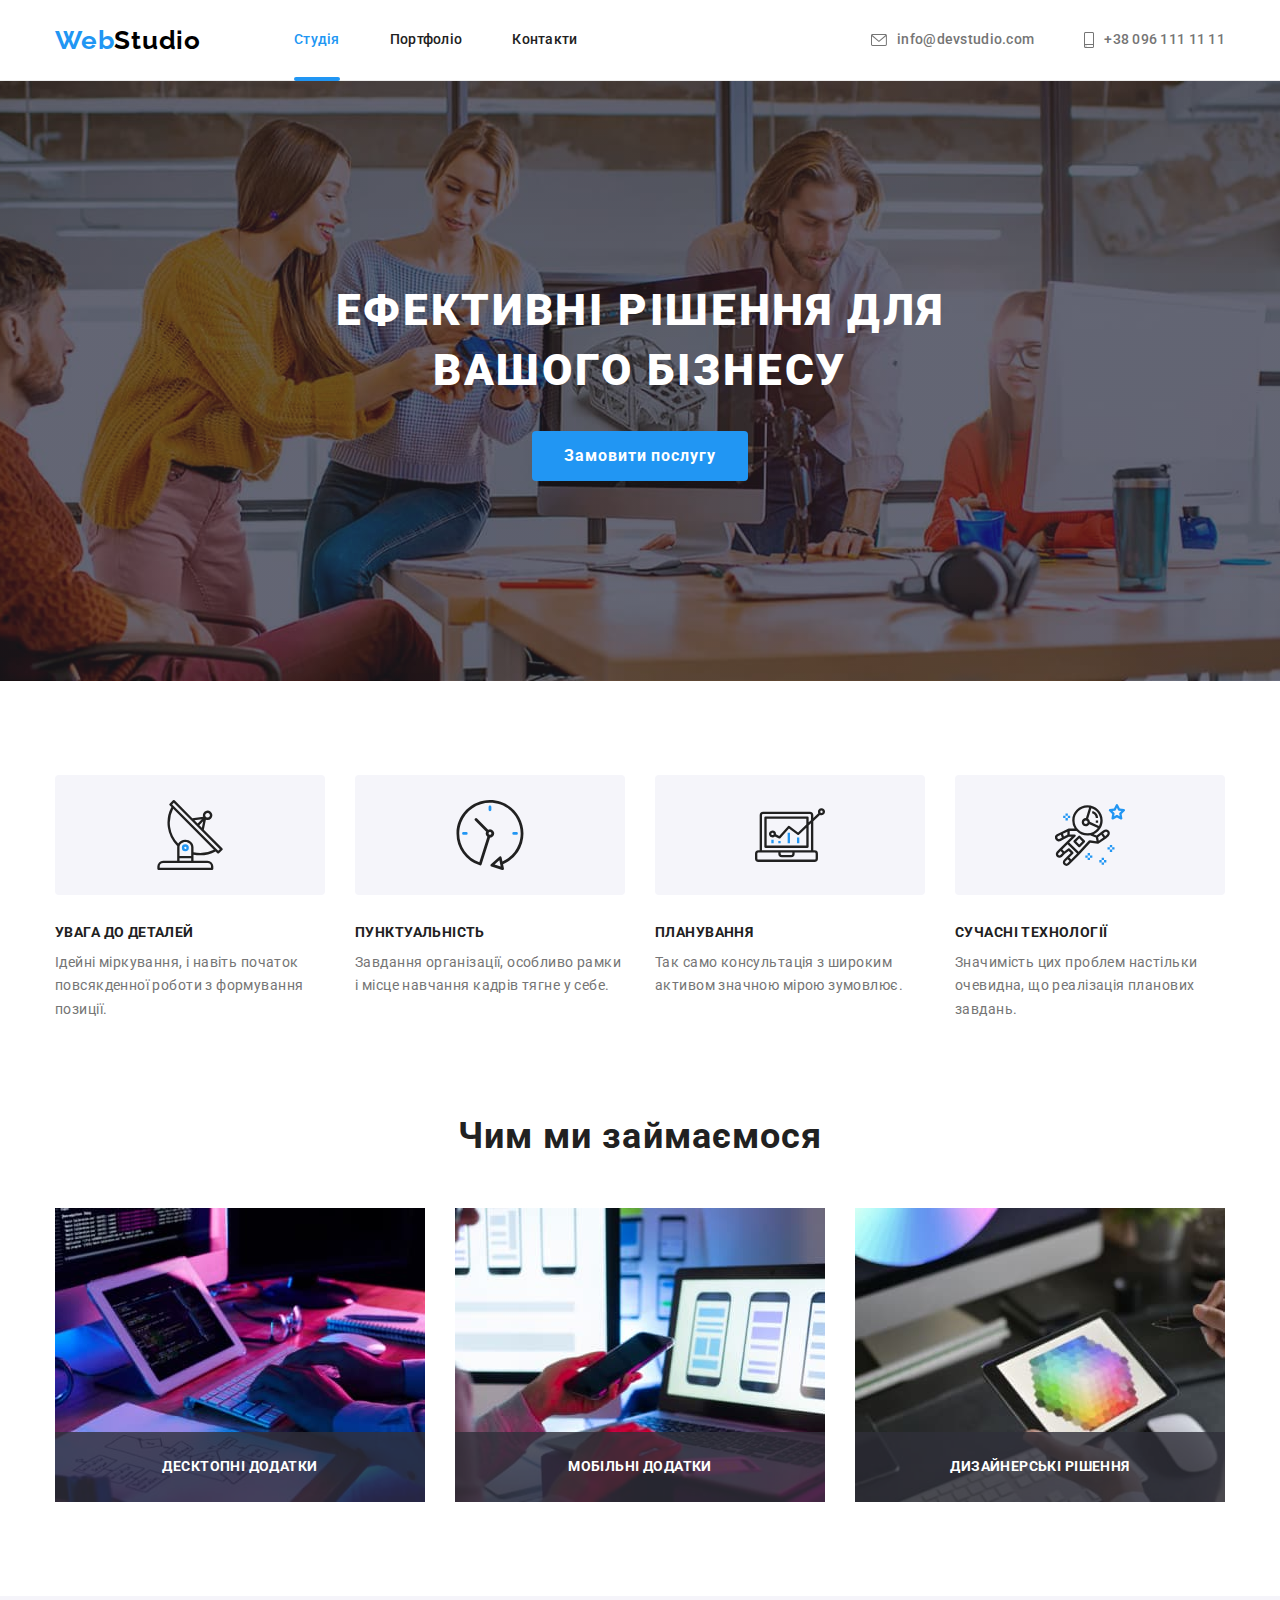
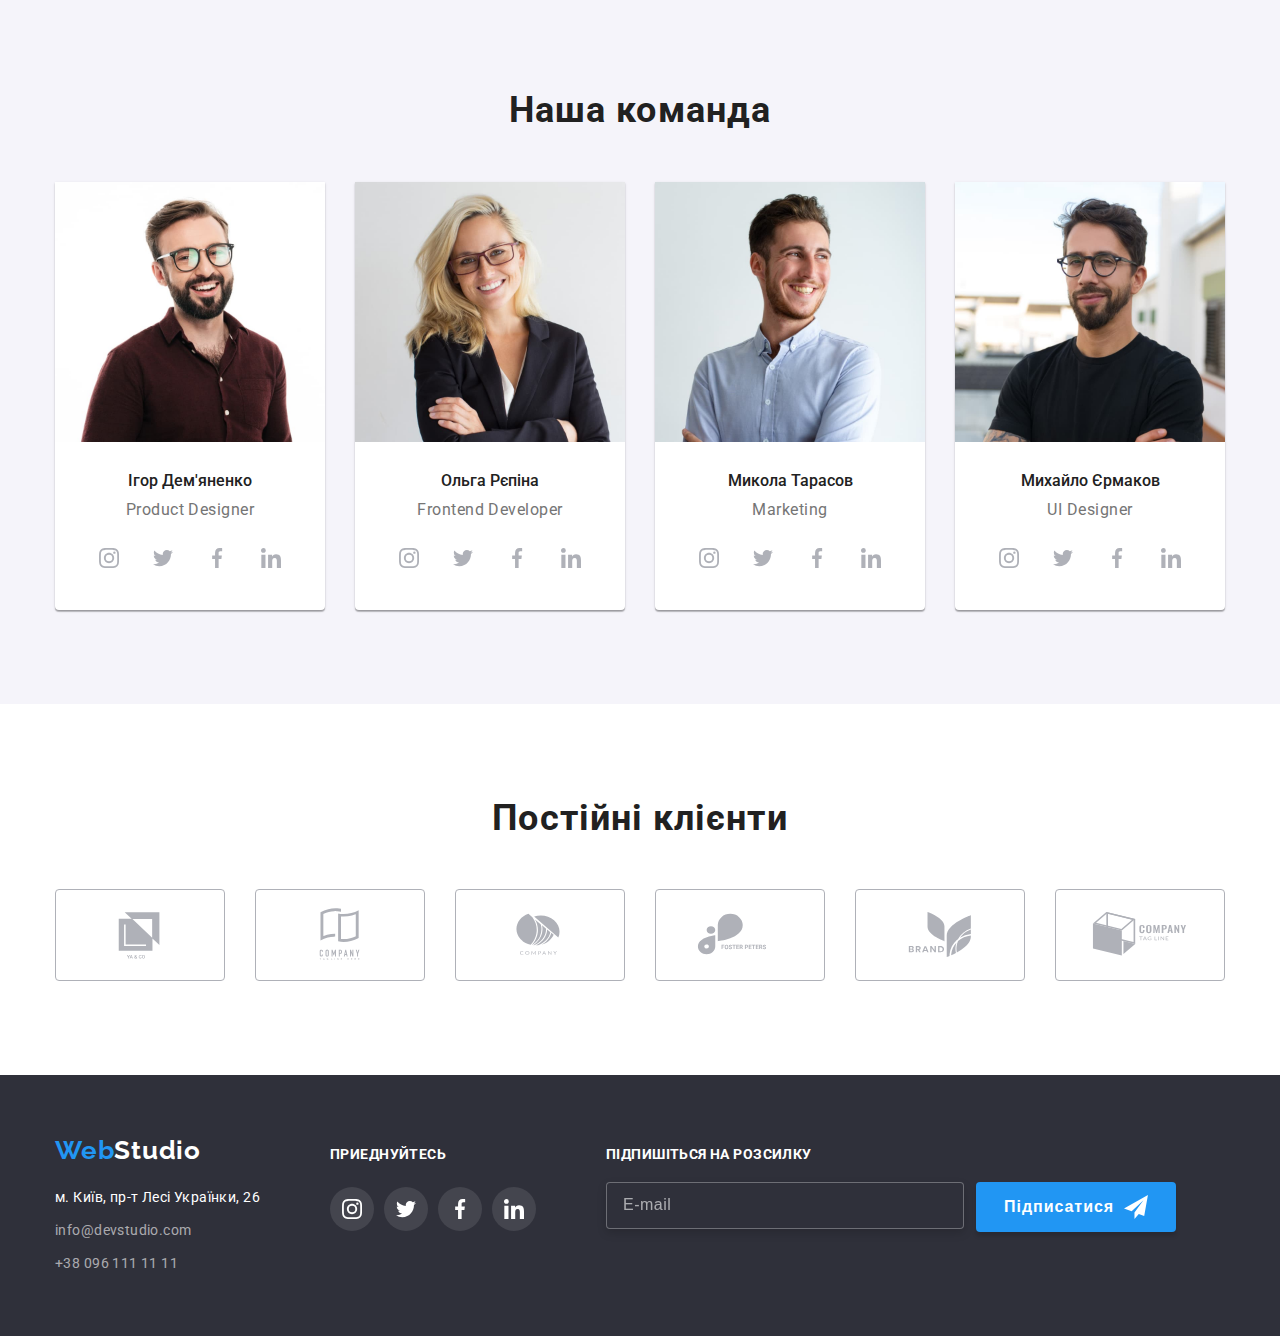
<file: index.html>
<!DOCTYPE html>
<html lang="uk">
  <head>
    <meta charset="UTF-8" />
    <meta http-equiv="X-UA-Compatible" content="IE=edge" />
    <meta name="viewport" content="width=device-width, initial-scale=1.0" />
    <title>WebStudio</title>
    <link rel="preconnect" href="https://fonts.googleapis.com" />
    <link rel="preconnect" href="https://fonts.gstatic.com" crossorigin />
    <link
      href="https://fonts.googleapis.com/css2?family=Montserrat:wght@400;700&family=Raleway:wght@700&family=Roboto:wght@400;500;700;900&display=swap"
      rel="stylesheet"
    />
    <link
      rel="stylesheet"
      href="https://cdnjs.cloudflare.com/ajax/libs/modern-normalize/1.1.0/modern-normalize.min.css"
      integrity="sha512-wpPYUAdjBVSE4KJnH1VR1HeZfpl1ub8YT/NKx4PuQ5NmX2tKuGu6U/JRp5y+Y8XG2tV+wKQpNHVUX03MfMFn9Q=="
      crossorigin="anonymous"
      referrerpolicy="no-referrer"
    />

    <link rel="stylesheet" href="./css/main.min.css" />
  </head>
  <body>
    <header class="header">
      <div class="container header__page">
        <a href="#" class="header__logo link">
          <span class="header__logo__color link">Web</span>Studio</a
        >

        <nav class="header__navigation">
          <ul class="header__navigation__list list">
            <li>
              <a class="header__navigation__site link current underline" href="#">Студія</a>
            </li>
            <li>
              <a class="header__navigation__site link" href="./portfolio.html">Портфоліо</a>
            </li>
            <li>
              <a class="header__navigation__site link" href="#">Контакти</a>
            </li>
          </ul>
        </nav>

        <ul class="conect list">
          <li>
            <a class="conect__cont link" href="mailto:info@devstudio.com"
              ><svg class="conect__icon" width="16" height="12">
                <use href="./images/icons.svg#icon-envelope"></use>
              </svg>
              info@devstudio.com</a
            >
          </li>

          <li>
            <a class="conect__cont link" href="tel:+380961111111">
              <svg class="conect__icon" width="10" height="16">
                <use href="./images/icons.svg#icon-smartphone"></use>
              </svg>
              +38 096 111 11 11</a
            >
          </li>
        </ul>
      </div>
    </header>
    <main>
      <!-- hero -->
      <section class="hero section">
        <div class="container">
          <h1 class="hero__title">Ефективні рішення для вашого бізнесу</h1>
          <button type="button" class="hero__btn" data-modal-open>Замовити послугу</button>
        </div>
      </section>

      <section class="feature">
        <div class="container">
          <h2 class="visually-hidden">Особливості нашої веб Студії</h2>
          <ul class="feature__list list">
            <li>
              <div class="feature__content">
                <svg width="70" height="70">
                  <use href="./images/icons.svg#icon-antenna"></use>
                </svg>
              </div>
              <h3 class="feature__title">УВАГА ДО ДЕТАЛЕЙ</h3>
              <p class="feature__text">
                Ідейні міркування, і навіть початок повсякденної роботи з формування позиції.
              </p>
            </li>
            <li>
              <div class="feature__content">
                <svg width="70" height="70">
                  <use href="./images/icons.svg#icon-clock"></use>
                </svg>
              </div>
              <h3 class="feature__title">ПУНКТУАЛЬНІСТЬ</h3>
              <p class="feature__text">
                Завдання організації, особливо рамки і місце навчання кадрів тягне у себе.
              </p>
            </li>
            <li>
              <div class="feature__content">
                <svg width="70" height="70">
                  <use href="./images/icons.svg#icon-diagram"></use>
                </svg>
              </div>
              <h3 class="feature__title">ПЛАНУВАННЯ</h3>
              <p class="feature__text">
                Так само консультація з широким активом значною мірою зумовлює.
              </p>
            </li>
            <li>
              <div class="feature__content">
                <svg width="70" height="70">
                  <use href="./images/icons.svg#icon-astronaut"></use>
                </svg>
              </div>
              <h3 class="feature__title">СУЧАСНІ ТЕХНОЛОГІЇ</h3>
              <p class="feature__text">
                Значимість цих проблем настільки очевидна, що реалізація планових завдань.
              </p>
            </li>
          </ul>
        </div>
      </section>
      <section class="work">
        <div class="container">
          <h2 class="work__title">Чим ми займаємося</h2>
          <ul class="work__list list">
            <li>
              <div class="work__box">
                <img src="./images/works.jpg" alt="макет сайту" width="370" />
                <p class="work__text">Десктопні додатки</p>
              </div>
            </li>
            <li>
              <div class="work__box">
                <img src="./images/notbook.jpg" alt="розробка сайту" width="370" />
                <p class="work__text">Мобільні додатки</p>
              </div>
            </li>
            <li>
              <div class="work__box">
                <img src="./images/tablets.jpg" alt="колорістіка" width="370" />
                <p class="work__text">Дизайнерські рішення</p>
              </div>
            </li>
          </ul>
        </div>
      </section>
      <section class="section-team section">
        <div class="container">
          <h2 class="team-title">Наша команда</h2>
          <ul class="team-list list">
            <li class="team-card">
              <img class="img-team" src="./images/card1.jpg" alt="Дизайнер продукту" width="270" />
              <div class="text">
                <h3 class="team-name">Ігор Дем'яненко</h3>
                <p class="team-text">Product Designer</p>
                <ul class="team-soc-item">
                  <li>
                    <a
                      class="team-link link"
                      href="https://www.instagram.com/"
                      target="_blank"
                      rel="noreferrer noopener nofollow"
                    >
                      <svg class="social-networks" width="20" height="20">
                        <use href="./images/icons.svg#icon-instagram"></use></svg
                    ></a>
                  </li>
                  <li>
                    <a
                      class="team-link link"
                      href="https://twitter.com/?lang=uk"
                      target="_blank"
                      rel="noreferrer noopener nofollow"
                    >
                      <svg class="social-networks" width="20" height="20">
                        <use href="./images/icons.svg#icon-twitter"></use></svg
                    ></a>
                  </li>
                  <li>
                    <a
                      class="team-link link"
                      href="https://www.facebook.com/"
                      target="_blank"
                      rel="noreferrer noopener nofollow"
                    >
                      <svg class="social-networks" width="20" height="20">
                        <use href="./images/icons.svg#icon-facebook"></use></svg
                    ></a>
                  </li>
                  <li>
                    <a
                      class="team-link link"
                      href="https://ua.linkedin.com/"
                      target="_blank"
                      rel="noreferrer noopener nofollow"
                    >
                      <svg class="social-networks" width="20" height="20">
                        <use href="./images/icons.svg#icon-linkedin"></use></svg
                    ></a>
                  </li>
                </ul>
              </div>
            </li>
            <li class="team-card">
              <img
                class="img-team"
                src="./images/card2.jpg"
                alt="Розробка інтерфейсу"
                width="270"
              />
              <div class="text">
                <h3 class="team-name">Ольга Рєпіна</h3>
                <p class="team-text">Frontend Developer</p>
                <ul class="team-soc-item">
                  <li>
                    <a
                      class="team-link link"
                      href="https://www.instagram.com/"
                      target="_blank"
                      rel="noreferrer noopener nofollow"
                    >
                      <svg class="social-networks" width="20" height="20">
                        <use href="./images/icons.svg#icon-instagram"></use></svg
                    ></a>
                  </li>
                  <li>
                    <a
                      class="team-link link"
                      href="https://twitter.com/?lang=uk"
                      target="_blank"
                      rel="noreferrer noopener nofollow"
                    >
                      <svg class="social-networks" width="20" height="20">
                        <use href="./images/icons.svg#icon-twitter"></use></svg
                    ></a>
                  </li>
                  <li>
                    <a
                      class="team-link link"
                      href="https://www.facebook.com/"
                      target="_blank"
                      rel="noreferrer noopener nofollow"
                    >
                      <svg class="social-networks" width="20" height="20">
                        <use href="./images/icons.svg#icon-facebook"></use></svg
                    ></a>
                  </li>
                  <li>
                    <a
                      class="team-link link"
                      href="https://ua.linkedin.com/"
                      target="_blank"
                      rel="noreferrer noopener nofollow"
                    >
                      <svg class="social-networks" width="20" height="20">
                        <use href="./images/icons.svg#icon-linkedin"></use></svg
                    ></a>
                  </li>
                </ul>
              </div>
            </li>
            <li class="team-card">
              <img class="img-team" src="./images/card3.jpg" alt="Маркетинг" width="270" />
              <div class="text">
                <h3 class="team-name">Микола Тарасов</h3>
                <p class="team-text">Marketing</p>
                <ul class="team-soc-item">
                  <li>
                    <a
                      class="team-link link"
                      href="https://www.instagram.com/"
                      target="_blank"
                      rel="noreferrer noopener nofollow"
                    >
                      <svg class="social-networks" width="20" height="20">
                        <use href="./images/icons.svg#icon-instagram"></use></svg
                    ></a>
                  </li>
                  <li>
                    <a
                      class="team-link link"
                      href="https://twitter.com/?lang=uk"
                      target="_blank"
                      rel="noreferrer noopener nofollow"
                    >
                      <svg class="social-networks" width="20" height="20">
                        <use href="./images/icons.svg#icon-twitter"></use></svg
                    ></a>
                  </li>

                  <li>
                    <a
                      class="team-link link"
                      href="https://www.facebook.com/"
                      target="_blank"
                      rel="noreferrer noopener nofollow"
                    >
                      <svg class="social-networks" width="20" height="20">
                        <use href="./images/icons.svg#icon-facebook"></use></svg
                    ></a>
                  </li>
                  <li>
                    <a
                      class="team-link link"
                      href="https://ua.linkedin.com/"
                      target="_blank"
                      rel="noreferrer noopener nofollow"
                    >
                      <svg class="social-networks" width="20" height="20">
                        <use href="./images/icons.svg#icon-linkedin"></use></svg
                    ></a>
                  </li>
                </ul>
              </div>
            </li>
            <li class="team-card">
              <img
                class="img-team"
                src="./images/card4.jpg"
                alt="Дизайнер інтерфейсу"
                width="270"
              />
              <div class="text">
                <h3 class="team-name">Михайло Єрмаков</h3>
                <p class="team-text">UI Designer</p>
                <ul class="team-soc-item">
                  <li>
                    <a
                      class="team-link link"
                      href="https://www.instagram.com/"
                      target="_blank"
                      rel="noreferrer noopener nofollow"
                    >
                      <svg class="social-networks" width="20" height="20">
                        <use href="./images/icons.svg#icon-instagram"></use></svg
                    ></a>
                  </li>
                  <li>
                    <a
                      class="team-link link"
                      href="https://twitter.com/?lang=uk"
                      target="_blank"
                      rel="noreferrer noopener nofollow"
                    >
                      <svg class="social-networks" width="20" height="20">
                        <use href="./images/icons.svg#icon-twitter"></use></svg
                    ></a>
                  </li>
                  <li>
                    <a
                      class="team-link link"
                      href="https://www.facebook.com/"
                      target="_blank"
                      rel="noreferrer noopener nofollow"
                    >
                      <svg class="social-networks" width="20" height="20">
                        <use href="./images/icons.svg#icon-facebook"></use></svg
                    ></a>
                  </li>
                  <li>
                    <a
                      class="team-link link"
                      href="https://ua.linkedin.com/"
                      target="_blank"
                      rel="noreferrer noopener nofollow"
                    >
                      <svg class="social-networks" width="20" height="20">
                        <use href="./images/icons.svg#icon-linkedin"></use></svg
                    ></a>
                  </li>
                </ul>
              </div>
            </li>
          </ul>
        </div>
      </section>
      <section class="clients section">
        <div class="container">
          <h2 class="clients-title">Постійні клієнти</h2>
          <ul class="clients-list list">
            <li>
              <a class="clients-link link" href="">
                <svg class="social-clients" width="106" height="60">
                  <use href="./images/icons.svg#icon-Logo-1"></use>
                </svg>
              </a>
            </li>
            <li>
              <a class="clients-link link" href="">
                <svg class="social-clients" width="106" height="60">
                  <use href="./images/icons.svg#icon-Logo-2"></use>
                </svg>
              </a>
            </li>
            <li>
              <a class="clients-link link" href="">
                <svg class="social-clients" width="106" height="60">
                  <use href="./images/icons.svg#icon-Logo-3"></use>
                </svg>
              </a>
            </li>
            <li>
              <a class="clients-link link" href="">
                <svg class="social-clients" width="106" height="60">
                  <use href="./images/icons.svg#icon-Logo-4"></use>
                </svg>
              </a>
            </li>
            <li>
              <a class="clients-link link" href="">
                <svg class="social-clients" width="106" height="60">
                  <use href="./images/icons.svg#icon-Logo-5"></use>
                </svg>
              </a>
            </li>
            <li>
              <a class="clients-link link" href="">
                <svg class="social-clients" width="106" height="">
                  <use href="./images/icons.svg#icon-Logo-6"></use>
                </svg>
              </a>
            </li>
          </ul>
        </div>
      </section>
    </main>

    <footer class="footer">
      <div class="container footer-content">
        <div class="footer-info">
          <a href="#" class="footer__logo link">
            <span class="header__logo__color link">Web</span>Studio</a
          >
          <address>
            <ul class="list">
              <li class="footer__contact">
                <a
                  class="footer__address link"
                  href="https://goo.gl/maps/ySp4Y71NyuGyJNaQ7"
                  target="_blank"
                  rel="noreferrer noopener nofollow"
                  >м. Київ, пр-т Лесі Українки, 26</a
                >
              </li>
              <li class="footer__contact">
                <a class="footer__link link" href="mailto:info@devstudio.com">info@devstudio.com</a>
              </li>
              <li>
                <a class="footer__link link" href="tel:+380961111111">+38 096 111 11 11</a>
              </li>
            </ul>
          </address>
        </div>

        <div class="networks">
          <p class="networks__title">ПРИЕДНУЙТЕСЬ</p>
          <ul class="networks__list list">
            <li>
              <a
                class="networks__logo link"
                href="https://www.instagram.com/"
                target="_blank"
                rel="noreferrer noopener nofollow"
              >
                <svg class="networks__ikon" width="20" height="20">
                  <use href="./images/icons.svg#icon-instagram"></use></svg
              ></a>
            </li>
            <li>
              <a
                class="networks__logo link"
                href="https://twitter.com/?lang=uk"
                target="_blank"
                rel="noreferrer noopener nofollow"
              >
                <svg class="networks__ikon" width="20" height="20">
                  <use href="./images/icons.svg#icon-twitter"></use></svg
              ></a>
            </li>
            <li>
              <a
                class="networks__logo link"
                href="https://www.facebook.com/"
                target="_blank"
                rel="noreferrer noopener nofollow"
              >
                <svg class="networks__ikon" width="20" height="20">
                  <use href="./images/icons.svg#icon-facebook"></use></svg
              ></a>
            </li>
            <li>
              <a
                class="networks__logo link"
                href="https://ua.linkedin.com/"
                target="_blank"
                rel="noreferrer noopener nofollow"
              >
                <svg class="networks__ikon" width="20" height="20">
                  <use href="./images/icons.svg#icon-linkedin"></use></svg
              ></a>
            </li>
          </ul>
        </div>

        <div>
          <p class="footer-text-form">Підпишіться на розсилку</p>
          <form class="footer-form">
            <label>
              <input class="footer-input" type="email" name="email" placeholder="E-mail" />
            </label>

            <button class="footer-btn-form" type="submit">
              Підписатися
              <svg width="24" height="24">
                <use href="./images/icons.svg#icon-icon-send"></use>
              </svg>
            </button>
          </form>
        </div>
      </div>
    </footer>
    <!--------------------------- backdrop ----------------------------------->

    <div class="backdrop is-hidden" data-modal>
      <div class="modal">
        <p class="text-form">Залиште свої дані, ми вам передзвонимо</p>
        <form class="form">
          <div class="form-grup">
            <label class="label-text" for="name">Ім'я</label>
            <input class="form-input" type="text" name="name" id="name" />
            <svg class="ikon-form-input" width="18" height="18">
              <use href="./images/icons.svg#icon-person-black"></use>
            </svg>
          </div>

          <div class="form-grup">
            <label class="label-text" for="tel">Телефон</label>
            <input class="form-input" type="tel" name="tel" id="tel" />
            <svg class="ikon-form-input" width="18" height="18">
              <use href="./images/icons.svg#icon-phone-black"></use>
            </svg>
          </div>

          <div class="form-grup">
            <label class="label-text" for="mail">Пошта</label>
            <input class="form-input" type="email" name="mail" id="mail" />
            <svg class="ikon-form-input" width="18" height="18">
              <use href="./images/icons.svg#icon-email-black"></use>
            </svg>
          </div>

          <div class="form-grup-textarea">
            <label class="label-text" for="coment">Коментар</label>
            <textarea
              class="form-textarea"
              name="coment"
              id="coment"
              rows="8"
              placeholder="Введіть текст"
            ></textarea>
          </div>

          <div class="check">
            <input class="checkbox" type="checkbox" name="privacy" value="true" id="privacy" />

            <label class="check-text" for="privacy">
              <span>
                <svg width="16" height="15">
                  <use href="./images/icons.svg#icon-check"></use></svg
              ></span>
              Погоджуюся з розсилкою та приймаю
              <a href="#" class="check-link">Умови договору</a>
            </label>
          </div>

          <button class="btn-form" type="submit">Відправити</button>
        </form>
        <button type="button" class="modal-btn" data-modal-close>
          <svg class="" width="18" height="18">
            <use href="./images/icons.svg#icon-close"></use>
          </svg>
        </button>
      </div>
    </div>
    <script src="./js/modal.js"></script>
  </body>
</html>
</file>
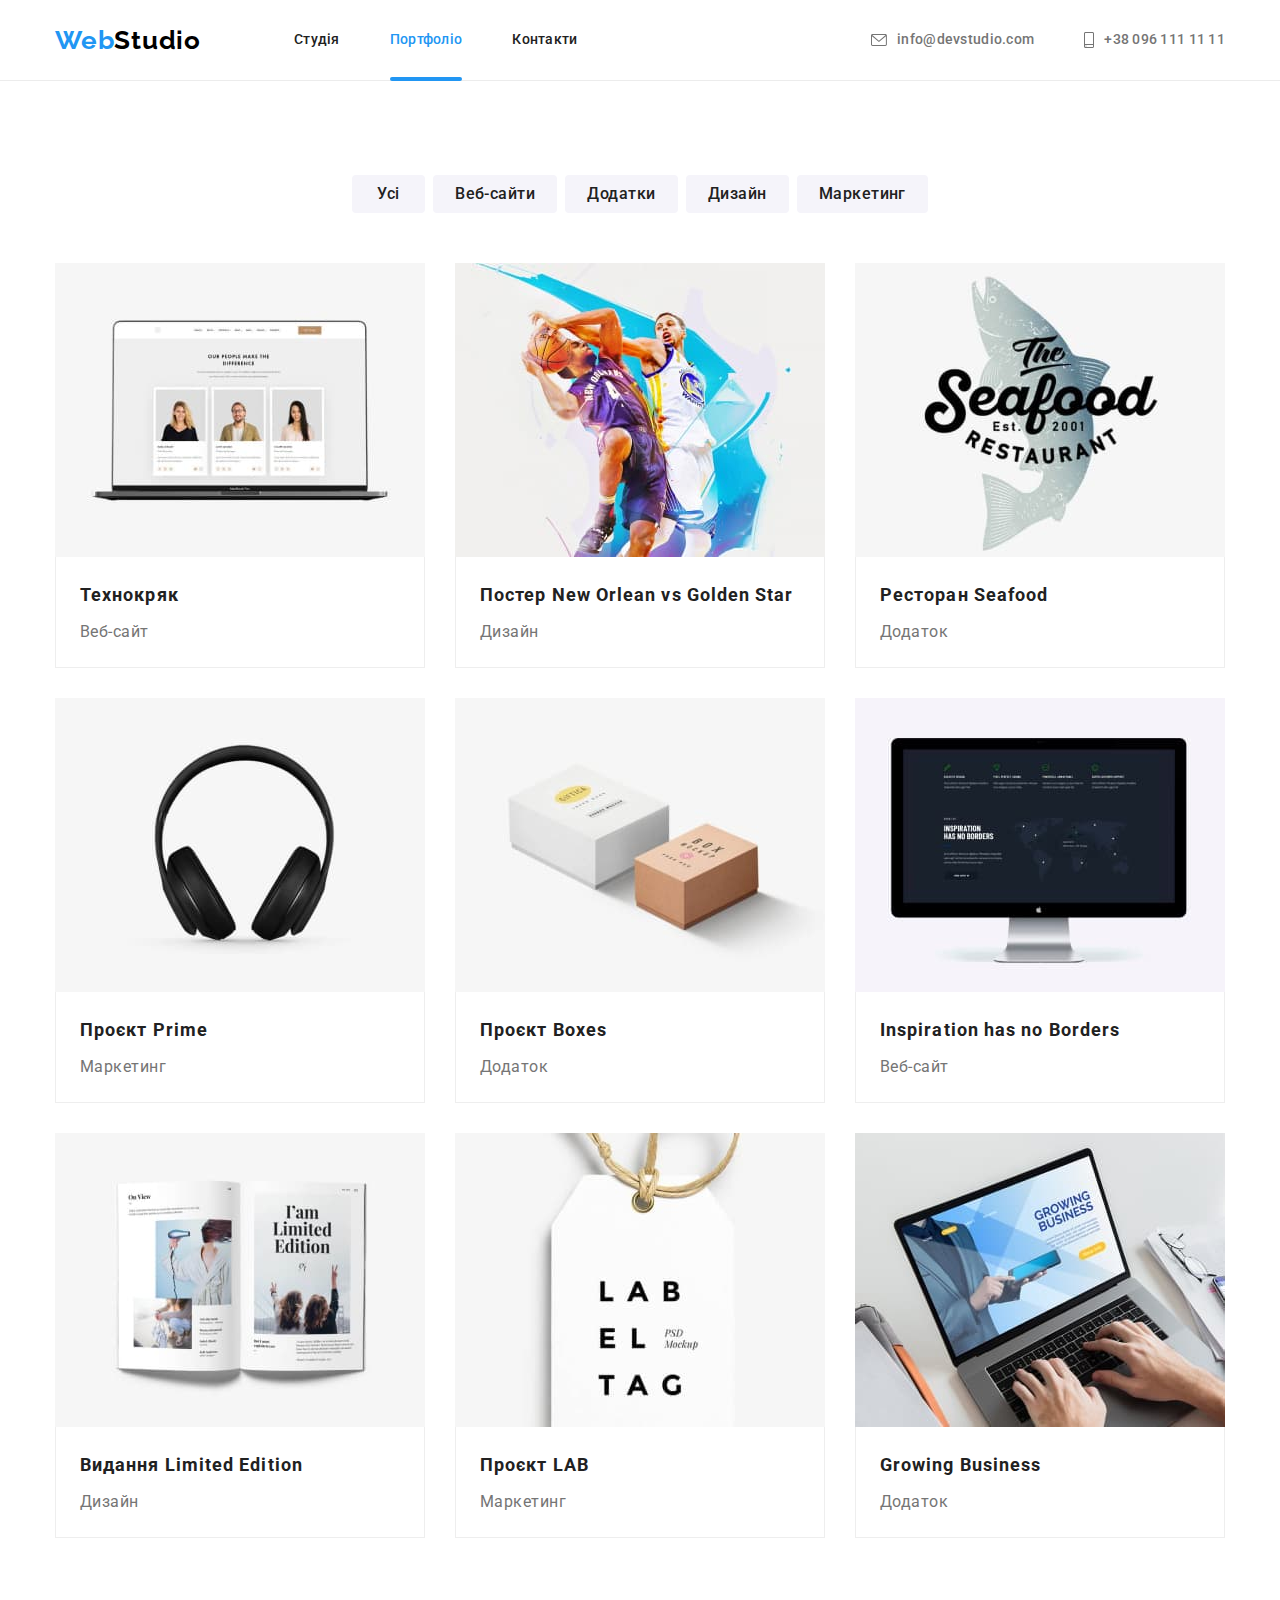
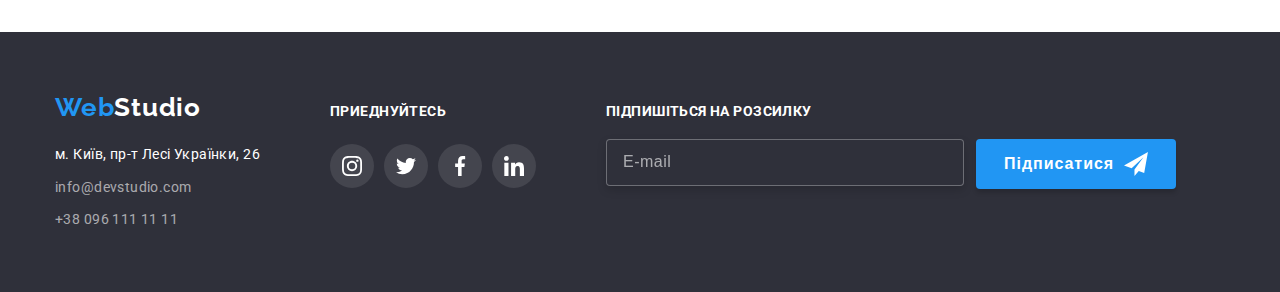
<file: portfolio.html>
<!DOCTYPE html>
<html lang="uk">
  <head>
    <meta charset="UTF-8" />
    <meta http-equiv="X-UA-Compatible" content="IE=edge" />
    <meta name="viewport" content="width=device-width, initial-scale=1.0" />
    <title>WebStudio</title>
    <link rel="preconnect" href="https://fonts.googleapis.com" />
    <link rel="preconnect" href="https://fonts.gstatic.com" crossorigin />
    <link
      href="https://fonts.googleapis.com/css2?family=Montserrat:wght@400;700&family=Raleway:wght@700&family=Roboto:wght@400;500;700;900&display=swap"
      rel="stylesheet"
    />
    <link
      rel="stylesheet"
      href="https://cdnjs.cloudflare.com/ajax/libs/modern-normalize/1.1.0/modern-normalize.min.css"
      integrity="sha512-wpPYUAdjBVSE4KJnH1VR1HeZfpl1ub8YT/NKx4PuQ5NmX2tKuGu6U/JRp5y+Y8XG2tV+wKQpNHVUX03MfMFn9Q=="
      crossorigin="anonymous"
      referrerpolicy="no-referrer"
    />

    <link rel="stylesheet" href="./css/main.min.css" />
  </head>
  <body>
    <header class="header">
      <div class="container header__page">
        <a href="#" class="header__logo link">
          <span class="header__logo__color link">Web</span>Studio</a
        >

        <nav class="header__navigation">
          <ul class="header__navigation__list list">
            <li>
              <a class="header__navigation__site link" href="./index.html">Студія</a>
            </li>
            <li>
              <a class="header__navigation__site link current underline" href="#">Портфоліо</a>
            </li>
            <li>
              <a class="header__navigation__site link" href="#">Контакти</a>
            </li>
          </ul>
        </nav>

        <ul class="conect list">
          <li>
            <a class="conect__cont link" href="mailto:info@devstudio.com"
              ><svg class="conect__icon" width="16" height="12">
                <use href="./images/icons.svg#icon-envelope"></use>
              </svg>
              info@devstudio.com</a
            >
          </li>

          <li>
            <a class="conect__cont link" href="tel:+380961111111">
              <svg class="conect__icon" width="10" height="16">
                <use href="./images/icons.svg#icon-smartphone"></use>
              </svg>
              +38 096 111 11 11</a
            >
          </li>
        </ul>
      </div>
    </header>
    <main>
      <section class="section-project section">
        <div class="container">
          <h1 class="visually-hidden">Наші Проєкти</h1>
          <ul class="filter-list list">
            <li><button type="button" class="btn-filter">Усі</button></li>
            <li><button type="button" class="btn-filter">Веб-сайти</button></li>
            <li><button type="button" class="btn-filter">Додатки</button></li>
            <li><button type="button" class="btn-filter">Дизайн</button></li>
            <li><button type="button" class="btn-filter">Маркетинг</button></li>
          </ul>

          <ul class="project-list list">
            <li class="project-item">
              <a class="project-link link" href="#">
                <div class="overlay-box">
                  <img src="./images/web.jpg" alt="Ноутбук" width="370" height="294" />
                  <p class="project-text-overlay">
                    Ресурс пропонує комплексні пропозиції з різним рівнем функціоналу та сервісів.
                    Все це дозволить відвідувачу отримати вичерпні відомості про компанію чи
                    приватну особу.
                  </p>
                </div>

                <div class="item-portfolio">
                  <h2 class="title-list">Технокряк</h2>
                  <p class="project-text">Веб-сайт</p>
                </div>
              </a>
            </li>

            <li class="project-item">
              <a class="project-link link" href="#">
                <div class="overlay-box">
                  <img src="./images/bascetbols.jpg" alt="Баскетбол" width="370" height="294" />
                  <p class="project-text-overlay">
                    Ресурс пропонує комплексні пропозиції з різним рівнем функціоналу та сервісів.
                    Все це дозволить відвідувачу отримати вичерпні відомості про компанію чи
                    приватну особу.
                  </p>
                </div>

                <div class="item-portfolio">
                  <h2 class="title-list">Постер New Orlean vs Golden Star</h2>
                  <p class="project-text">Дизайн</p>
                </div>
              </a>
            </li>

            <li class="project-item">
              <a class="project-link link" href="#">
                <div class="overlay-box">
                  <img src="./images/seafood.jpg" alt="Лого" width="370" height="294" />
                  <p class="project-text-overlay">
                    Ресурс пропонує комплексні пропозиції з різним рівнем функціоналу та сервісів.
                    Все це дозволить відвідувачу отримати вичерпні відомості про компанію чи
                    приватну особу.
                  </p>
                </div>

                <div class="item-portfolio">
                  <h2 class="title-list">Ресторан Seafood</h2>
                  <p class="project-text">Додаток</p>
                </div>
              </a>
            </li>

            <li class="project-item">
              <a class="project-link link" href="#">
                <div class="overlay-box">
                  <img src="./images/headphones.jpg" alt="Навушники" width="370" height="294" />
                  <p class="project-text-overlay">
                    Ресурс пропонує комплексні пропозиції з різним рівнем функціоналу та сервісів.
                    Все це дозволить відвідувачу отримати вичерпні відомості про компанію чи
                    приватну особу.
                  </p>
                </div>

                <div class="item-portfolio">
                  <h2 class="title-list">Проєкт Prime</h2>
                  <p class="project-text">Маркетинг</p>
                </div>
              </a>
            </li>

            <li class="project-item">
              <a class="project-link link" href="#">
                <div class="overlay-box">
                  <img src="./images/boxes.jpg" alt="Кородки" width="370" height="294" />
                  <p class="project-text-overlay">
                    Ресурс пропонує комплексні пропозиції з різним рівнем функціоналу та сервісів.
                    Все це дозволить відвідувачу отримати вичерпні відомості про компанію чи
                    приватну особу.
                  </p>
                </div>

                <div class="item-portfolio">
                  <h2 class="title-list">Проєкт Boxes</h2>
                  <p class="project-text">Додаток</p>
                </div>
              </a>
            </li>

            <li class="project-item">
              <a class="project-link link" href="#">
                <div class="overlay-box">
                  <img src="./images/inspiration.jpg" alt="Монітор" width="370" height="294" />
                  <p class="project-text-overlay">
                    Ресурс пропонує комплексні пропозиції з різним рівнем функціоналу та сервісів.
                    Все це дозволить відвідувачу отримати вичерпні відомості про компанію чи
                    приватну особу.
                  </p>
                </div>

                <div class="item-portfolio">
                  <h2 class="title-list">Inspiration has no Borders</h2>
                  <p class="project-text">Веб-сайт</p>
                </div>
              </a>
            </li>

            <li class="project-item">
              <a class="project-link link" href="#">
                <div class="overlay-box">
                  <img src="./images/design.jpg" alt="Книга" width="370" height="294" />
                  <p class="project-text-overlay">
                    Ресурс пропонує комплексні пропозиції з різним рівнем функціоналу та сервісів.
                    Все це дозволить відвідувачу отримати вичерпні відомості про компанію чи
                    приватну особу.
                  </p>
                </div>

                <div class="item-portfolio">
                  <h2 class="title-list">Видання Limited Edition</h2>
                  <p class="project-text">Дизайн</p>
                </div>
              </a>
            </li>

            <li class="project-item">
              <a class="project-link link" href="#">
                <div class="overlay-box">
                  <img src="./images/project.jpg" alt="Бірка" width="370" height="294" />
                  <p class="project-text-overlay">
                    Ресурс пропонує комплексні пропозиції з різним рівнем функціоналу та сервісів.
                    Все це дозволить відвідувачу отримати вичерпні відомості про компанію чи
                    приватну особу.
                  </p>
                </div>

                <div class="item-portfolio">
                  <h2 class="title-list">Проєкт LAB</h2>
                  <p class="project-text">Маркетинг</p>
                </div>
              </a>
            </li>

            <li class="project-item">
              <a class="project-link link" href="#">
                <div class="overlay-box">
                  <img src="./images/growing.jpg" alt="Ноутбук" width="370" height="294" />
                  <p class="project-text-overlay">
                    Ресурс пропонує комплексні пропозиції з різним рівнем функціоналу та сервісів.
                    Все це дозволить відвідувачу отримати вичерпні відомості про компанію чи
                    приватну особу.
                  </p>
                </div>

                <div class="item-portfolio">
                  <h2 class="title-list">Growing Business</h2>
                  <p class="project-text">Додаток</p>
                </div>
              </a>
            </li>
          </ul>
        </div>
      </section>
    </main>
    <footer class="footer">
      <div class="container footer-content">
        <div class="footer-info">
          <a href="#" class="footer__logo link">
            <span class="header__logo__color link">Web</span>Studio</a
          >
          <address>
            <ul class="list">
              <li class="footer__contact">
                <a
                  class="footer__address link"
                  href="https://goo.gl/maps/ySp4Y71NyuGyJNaQ7"
                  target="_blank"
                  rel="noreferrer noopener nofollow"
                  >м. Київ, пр-т Лесі Українки, 26</a
                >
              </li>
              <li class="footer__contact">
                <a class="footer__link link" href="mailto:info@devstudio.com">info@devstudio.com</a>
              </li>
              <li>
                <a class="footer__link link" href="tel:+380961111111">+38 096 111 11 11</a>
              </li>
            </ul>
          </address>
        </div>

        <div class="networks">
          <p class="networks__title">ПРИЕДНУЙТЕСЬ</p>
          <ul class="networks__list list">
            <li>
              <a
                class="networks__logo link"
                href="https://www.instagram.com/"
                target="_blank"
                rel="noreferrer noopener nofollow"
              >
                <svg class="networks__ikon" width="20" height="20">
                  <use href="./images/icons.svg#icon-instagram"></use></svg
              ></a>
            </li>
            <li>
              <a
                class="networks__logo link"
                href="https://twitter.com/?lang=uk"
                target="_blank"
                rel="noreferrer noopener nofollow"
              >
                <svg class="networks__ikon" width="20" height="20">
                  <use href="./images/icons.svg#icon-twitter"></use></svg
              ></a>
            </li>
            <li>
              <a
                class="networks__logo link"
                href="https://www.facebook.com/"
                target="_blank"
                rel="noreferrer noopener nofollow"
              >
                <svg class="networks__ikon" width="20" height="20">
                  <use href="./images/icons.svg#icon-facebook"></use></svg
              ></a>
            </li>
            <li>
              <a
                class="networks__logo link"
                href="https://ua.linkedin.com/"
                target="_blank"
                rel="noreferrer noopener nofollow"
              >
                <svg class="networks__ikon" width="20" height="20">
                  <use href="./images/icons.svg#icon-linkedin"></use></svg
              ></a>
            </li>
          </ul>
        </div>

        <div>
          <p class="footer-text-form">Підпишіться на розсилку</p>
          <form class="footer-form">
            <label>
              <input class="footer-input" type="email" name="email" placeholder="E-mail" />
            </label>

            <button class="footer-btn-form" type="submit">
              Підписатися
              <svg width="24" height="24">
                <use href="./images/icons.svg#icon-icon-send"></use>
              </svg>
            </button>
          </form>
        </div>
      </div>
    </footer>
  </body>
</html>
</file>
<file: css/main.min.css>
html{box-sizing:border-box}*,* ::before,*::after{box-sizing:inherit}p,h1,h2,h3,h4,h5,h6{margin:0}ul,ol{margin:0;padding-left:0;list-style:none}button{cursor:pointer}address{font-style:normal}a{color:currentColor;text-decoration:none}img{display:block}.link{text-decoration:none}.list{list-style:none}:root{--title-text-color: #212121;--text-color: #757575;--accent-color: #2196f3;--super-blask: #000000;--super-waite: #ffffff;--accent-btn: #188ce8;--color-hero-bng: #c4c4c4;--bng-section-team: #f5f4fa;--color-contact: rgba(255, 255, 255, 0.6);--feature-bagraund: #f5f5fa;--border-clients: #afb1b8;--footer-logo-color: rgba(255, 255, 255, 0.1);--color-bng-footer: #2f303a}.visually-hidden{position:absolute;width:1px;height:1px;margin:-1px;border:0;padding:0;white-space:nowrap;-webkit-clip-path:inset(100%);clip-path:inset(100%);clip:rect(0 0 0 0);overflow:hidden}body{margin:0;background-color:var(--super-waite);color:var(--text-color);font-family:"Roboto",san-serif}.container{width:1200px;padding-left:15px;padding-right:15px;margin:0 auto}.section{padding-top:94px;padding-bottom:94px}.header{background-color:var(--super-waite);border-bottom:1px solid #ececec}.header__page{display:flex;align-items:center}.header__logo{color:var(--super-blask)}.header__logo__color{color:var(--accent-color)}.header__logo,.header__logo__color{font-family:"Raleway",sans-serif;font-weight:700;font-size:26px;line-height:1.19;letter-spacing:.03em}.header__navigation__list .header__navigation__site.current{color:var(--accent-color)}.header__navigation__list{display:flex;margin-left:93px;gap:50px}.header__navigation__site{font-weight:500;font-size:14px;line-height:1.14;letter-spacing:.02em;position:relative;padding-top:32px;padding-bottom:32px;color:var(--title-text-color);display:flex;flex-direction:column;transition-property:color;transition-duration:250ms;transition-timing-function:cubic-bezier(0.4, 0, 0.2, 1)}.header__navigation__site:hover,.header__navigation__site:focus{color:var(--accent-color)}.underline::after{content:"";display:inline-block;position:absolute;width:100%;height:4px;bottom:-1px;left:0;padding:0;background:#2196f3;border-radius:2px}.conect{display:flex;gap:50px;margin-left:auto}.conect__cont{color:var(--text-color);font-weight:500;font-size:14px;line-height:1.14;letter-spacing:.02em;display:flex;align-items:center;gap:10px;padding-top:32px;padding-bottom:32px;transition-property:color;transition-duration:250ms;transition-timing-function:cubic-bezier(0.4, 0, 0.2, 1)}.conect__cont:hover,.conect__cont:focus{color:var(--accent-color)}.conect__icon{fill:currentColor}.footer{background-color:var(--color-bng-footer);padding-top:60px;padding-bottom:60px}.footer-content{display:flex;align-items:baseline;gap:70px}.footer__logo{font-family:"Raleway",sans-serif;font-weight:700;font-size:26px;line-height:1.19;letter-spacing:.03em;color:var(--super-waite);display:inline-block;margin-bottom:20px}.footer__contact{margin-bottom:9px}.footer__address{font-style:normal;font-size:14px;line-height:1.71;letter-spacing:.03em;color:var(--super-waite);display:inline-block}.footer__link{font-style:normal;font-size:14px;line-height:1.71;letter-spacing:.03em;color:var(--color-contact);display:inline-block;transition-property:color;transition-duration:250ms;transition-timing-function:cubic-bezier(0.4, 0, 0.2, 1)}.footer__link:hover,.footer__link:focus{color:var(--accent-color)}.networks__title{font-weight:700;font-size:14px;line-height:1.71;letter-spacing:.03em;text-transform:uppercase;color:var(--super-waite)}.networks__list{display:flex;gap:10px;margin-top:20px}.networks__logo{display:flex;width:44px;height:44px;background-color:var(--footer-logo-color);border-radius:50%;justify-content:center;align-items:center;transition-property:background;transition-duration:250ms;transition-timing-function:cubic-bezier(0.4, 0, 0.2, 1)}.networks__logo:hover,.networks__logo:focus{background:var(--accent-color)}.networks__ikon{fill:var(--super-waite)}.footer-text-form{margin-bottom:20px;font-style:normal;font-weight:700;font-size:14px;line-height:16px;letter-spacing:.03em;text-transform:uppercase;color:#fff}.footer-form{display:flex;gap:12px;width:570px;margin:0}.footer-input{width:358px;padding:15px 16px;border:1px solid rgba(255,255,255,.3);filter:drop-shadow(0px 4px 4px rgba(0, 0, 0, 0.15));border-radius:4px;background-color:#2f303a;color:#fff}input::-moz-placeholder{font-style:normal;font-weight:400;font-size:16px;line-height:1.25;letter-spacing:.03em;color:rgba(255,255,255,.6)}input:-ms-input-placeholder{font-style:normal;font-weight:400;font-size:16px;line-height:1.25;letter-spacing:.03em;color:rgba(255,255,255,.6)}input::placeholder{font-style:normal;font-weight:400;font-size:16px;line-height:1.25;letter-spacing:.03em;color:rgba(255,255,255,.6)}.footer-btn-form{display:flex;align-items:center;text-align:center;letter-spacing:.06em;gap:10px;padding:10px 28px;min-width:200px;color:#fff;background:#2196f3;box-shadow:0px 4px 4px rgba(0,0,0,.15);border-radius:4px;border:rgba(0,0,0,0);font-style:normal;font-weight:700;font-size:16px;line-height:1.88}.hero{padding-top:200px;padding-bottom:200px;text-align:center;background-color:var(--color-hero-bng);background-image:linear-gradient(rgba(47, 48, 58, 0.4), rgba(47, 48, 58, 0.4)),url(../images/hero-bg.jpg);background-repeat:no-repeat;background-position:center;background-size:cover;max-width:1600px;margin:0 auto}.hero__title{font-weight:900;font-size:44px;line-height:1.36;letter-spacing:.06em;text-transform:uppercase;color:var(--super-waite);margin-bottom:30px;max-width:696px;margin-left:auto;margin-right:auto}.hero__btn{font-family:inherit;font-weight:700;font-size:16px;line-height:1.87;cursor:pointer;letter-spacing:.06em;border-radius:4px;border:rgba(0,0,0,0);color:var(--super-waite);background-color:var(--accent-color);display:inline-block;padding:10px 32px;min-width:216px;transition-property:color,background-color;transition-duration:250ms;transition-timing-function:cubic-bezier(0.4, 0, 0.2, 1)}.hero__btn:hover,.hero__btn:focus{color:var(--super-waite);background-color:var(--accent-btn)}.feature{padding-top:94px;padding-bottom:47px}.feature__list{display:flex;gap:30px}.feature__content{display:flex;justify-content:center;align-items:center;margin-bottom:30px;background:var(--feature-bagraund);border-radius:4px;width:270px;height:120px}.feature__title{font-size:14px;line-height:1.14;letter-spacing:.03em;text-transform:uppercase;color:var(--title-text-color);margin-bottom:10px}.feature__text{font-size:14px;line-height:1.71;letter-spacing:.03em}.work{padding-top:47px;padding-bottom:94px}.work__title{font-size:36px;line-height:1.16;text-align:center;letter-spacing:.03em;color:var(--title-text-color);margin-bottom:50px}.work__list{display:flex;gap:30px}.work__box{position:relative}.work__text{font-weight:700;font-size:14px;line-height:1.14;text-align:center;letter-spacing:.03em;text-transform:uppercase;display:flex;justify-content:center;align-items:center;color:#fff;background:rgba(47,48,58,.8);position:absolute;bottom:0;left:0;width:370px;height:70px}.section-team{background-color:var(--bng-section-team);text-align:center}.team-list{display:flex;gap:30px}.team-soc-item{display:flex;justify-content:center;gap:10px}.team-link{display:flex;justify-content:center;align-items:center;width:44px;height:44px;background-color:var(--super-waite);border-radius:50%;color:#afb1b8;transition-property:background-color,color;transition-duration:250ms;transition-timing-function:cubic-bezier(0.4, 0, 0.2, 1)}.team-link:hover,.team-link:focus{background-color:var(--accent-color);color:var(--super-waite)}.social-networks{fill:currentColor}.team-card{background-color:var(--super-waite);box-shadow:0px 1px 3px rgba(0,0,0,.12),0px 1px 1px rgba(0,0,0,.14),0px 2px 1px rgba(0,0,0,.2);border-radius:0px 0px 4px 4px}.team-title{font-size:36px;line-height:1.16;text-align:center;letter-spacing:.03em;color:var(--title-text-color);margin-bottom:50px}.team-name{font-weight:500;font-size:16px;line-height:1.18;color:var(--title-text-color);margin-bottom:10px}.text{padding-top:30px;padding-bottom:30px}.team-text{font-size:16px;line-height:1.18;letter-spacing:.03em;margin-bottom:16px}.clients-title{font-size:36px;line-height:1.16;text-align:center;letter-spacing:.03em;color:var(--title-text-color);margin-bottom:50px}.clients-list{display:flex;justify-content:center;gap:30px}.clients-link{display:flex;justify-content:center;align-items:center;width:170px;height:92px;border:1px solid var(--border-clients);border-radius:4px;transition-property:border-color;transition-duration:250ms;transition-timing-function:cubic-bezier(0.4, 0, 0.2, 1)}.clients-link:hover,.clients-link:focus{border-color:var(--accent-color)}.social-clients{fill:#afb1b8;transition-property:fill;transition-duration:250ms;transition-timing-function:cubic-bezier(0.4, 0, 0.2, 1)}.clients-link:hover .social-clients,.clients-link:focus .social-clients{fill:var(--accent-color)}.filter-list{display:flex;gap:8px;justify-content:center;margin-bottom:50px}.btn-filter{font-family:inherit;font-weight:500;font-size:16px;line-height:1.62;letter-spacing:.03em;background-color:var(--bng-section-team);color:var(--title-text-color);min-width:73px;display:inline-block;padding:6px 22px;cursor:pointer;border-radius:4px;border:rgba(0,0,0,0);transition-property:color,background-color,box-shadow;transition-duration:250ms;transition-timing-function:cubic-bezier(0.4, 0, 0.2, 1)}.btn-filter:hover,.btn-filter:focus{color:var(--super-waite);background-color:var(--accent-color);box-shadow:0px 3px 1px rgba(0,0,0,.1),0px 1px 2px rgba(0,0,0,.08),0px 2px 2px rgba(0,0,0,.12)}.project-list{display:flex;flex-wrap:wrap;gap:30px}.project-item{background-color:var(--super-waite);width:370px}.project-link{display:block;transition-property:box-shadow;transition-duration:250ms;transition-timing-function:cubic-bezier(0.4, 0, 0.2, 1)}.project-link:hover,.project-link:focus{box-shadow:0px 1px 1px rgba(0,0,0,.12),0px 4px 4px rgba(0,0,0,.06),1px 4px 6px rgba(0,0,0,.16)}.overlay-box{position:relative;overflow:hidden}.project-text-overlay{font-weight:400;font-size:18px;line-height:1.55;letter-spacing:.03em;color:#fff;position:absolute;top:0;left:0;width:100%;height:100%;padding:63px 24px;background:rgba(33,150,243,.9);transform:translateY(100%);transition-property:transform;transition-duration:250ms;transition-timing-function:cubic-bezier(0.4, 0, 0.2, 1);overflow:auto}.project-link:hover .project-text-overlay{transform:translateY(0)}.item-portfolio{padding:20px 24px;border-left:1px solid #eee;border-bottom:1px solid #eee;border-right:1px solid #eee}.title-list{color:var(--title-text-color);font-size:18px;line-height:2;letter-spacing:.06em;margin-bottom:4px}.project-text{font-size:16px;line-height:1.87;letter-spacing:.03em;color:var(--text-color)}.backdrop{position:fixed;top:0;left:0;width:100%;height:100%;background:rgba(0,0,0,.2);opacity:1;transition:opacity 250ms cubic-bezier(0.3, 0, 0.02, 1.13),visibility 250ms cubic-bezier(0.3, 0, 0.02, 1.13)}.modal{min-width:448px;min-height:501px;padding:40px;background:#fff;box-shadow:0px 1px 3px rgba(0,0,0,.12),0px 1px 1px rgba(0,0,0,.14),0px 2px 1px rgba(0,0,0,.2);border-radius:4px;position:absolute;top:50%;left:50%;transform:translate(-50%, -50%) scale(1);transition:transform 250ms cubic-bezier(0.3, 0, 0.02, 1.13)}.backdrop.is-hidden.modal{transform:translate(-50%, -50%) scale(0.9)}.modal-btn{width:30px;height:30px;border-radius:50%;padding:0;background:#fff;border:1px solid rgba(0,0,0,.1);position:absolute;top:8px;right:8px;display:flex;align-items:center;justify-content:center;transition:fill 250ms cubic-bezier(0.4, 0, 0.2, 1)}.modal-btn:hover,.modal-btn:focus{fill:#2196f3}.backdrop.is-hidden{visibility:hidden;opacity:0;pointer-events:none}.form{width:448px;margin:0}.text-form{font-weight:700;font-size:20px;line-height:1.15;text-align:center;letter-spacing:.03em;margin-bottom:12px;color:#212121}.form-grup{display:flex;flex-direction:column;width:100%;gap:4px;margin-bottom:10px;position:relative}.label-text{font-weight:400;font-size:12px;line-height:1.16;letter-spacing:.01em;color:#757575}.form-input{width:100%;padding:11px;padding-left:42px;border:1px solid rgba(33,33,33,.2);border-radius:4px;outline:rgba(0,0,0,0);transition:border 250ms cubic-bezier(0.4, 0, 0.2, 1)}.form-input:focus{border:1px solid #2196f3}.ikon-form-input{position:absolute;top:50%;left:15px;transition:fill 250ms cubic-bezier(0.4, 0, 0.2, 1)}.form-input:focus+.ikon-form-input{fill:#2196f3}.form-grup-textarea{display:flex;flex-direction:column;width:100%;gap:4px;position:relative}.form-textarea{resize:none;width:100%;height:120px;border:1px solid rgba(33,33,33,.2);border-radius:4px;padding:12px 16px;outline:rgba(0,0,0,0)}.form-textarea:focus{border:1px solid #2196f3}.form-textarea::-moz-placeholder{font-style:normal;font-weight:400;font-size:12px;line-height:1.16;letter-spacing:.01em;color:rgba(117,117,117,.5)}.form-textarea:-ms-input-placeholder{font-style:normal;font-weight:400;font-size:12px;line-height:1.16;letter-spacing:.01em;color:rgba(117,117,117,.5)}.form-textarea::placeholder{font-style:normal;font-weight:400;font-size:12px;line-height:1.16;letter-spacing:.01em;color:rgba(117,117,117,.5)}.check{margin-top:18px;margin-bottom:32px}.checkbox{position:absolute;width:1px;height:1px;margin:-1px;border:0;padding:0;white-space:nowrap;-webkit-clip-path:inset(100%);clip-path:inset(100%);clip:rect(0 0 0 0);overflow:hidden}.check-text span{display:flex;align-items:center;justify-content:center;width:16px;height:15px;border:2px solid #212121;border-radius:2px;fill:rgba(0,0,0,0);transition:border-color 250ms cubic-bezier(0.4, 0, 0.2, 1)}.checkbox:checked+.check-text span{background-color:#2196f3;border-color:rgba(0,0,0,0);fill:#fff;border:.2px solid #fff}.checkbox:focus+.check-text span{border-color:#2196f3}.check-text{display:flex;align-items:center;justify-content:center;gap:9px;font-style:normal;font-weight:400;font-size:14px;line-height:1.71;letter-spacing:.03em;color:#757575}.check-link{text-decoration:underline;color:#2196f3}.btn-form{display:flex;align-items:center;text-align:center;letter-spacing:.06em;padding:10px 52px;margin-left:auto;margin-right:auto;min-width:200px;font-style:normal;font-weight:700;font-size:16px;line-height:30px;color:var(--super-waite);background:#2196f3;border-radius:4px;border:rgba(0,0,0,0);transition:background 250ms cubic-bezier(0.4, 0, 0.2, 1),box-shadow 250ms cubic-bezier(0.4, 0, 0.2, 1)}.btn-form:hover,.btn-form:focus{background:#188ce8;box-shadow:0px 4px 4px rgba(0,0,0,.15);border-radius:4px}/*# sourceMappingURL=main.min.css.map */
</file>
